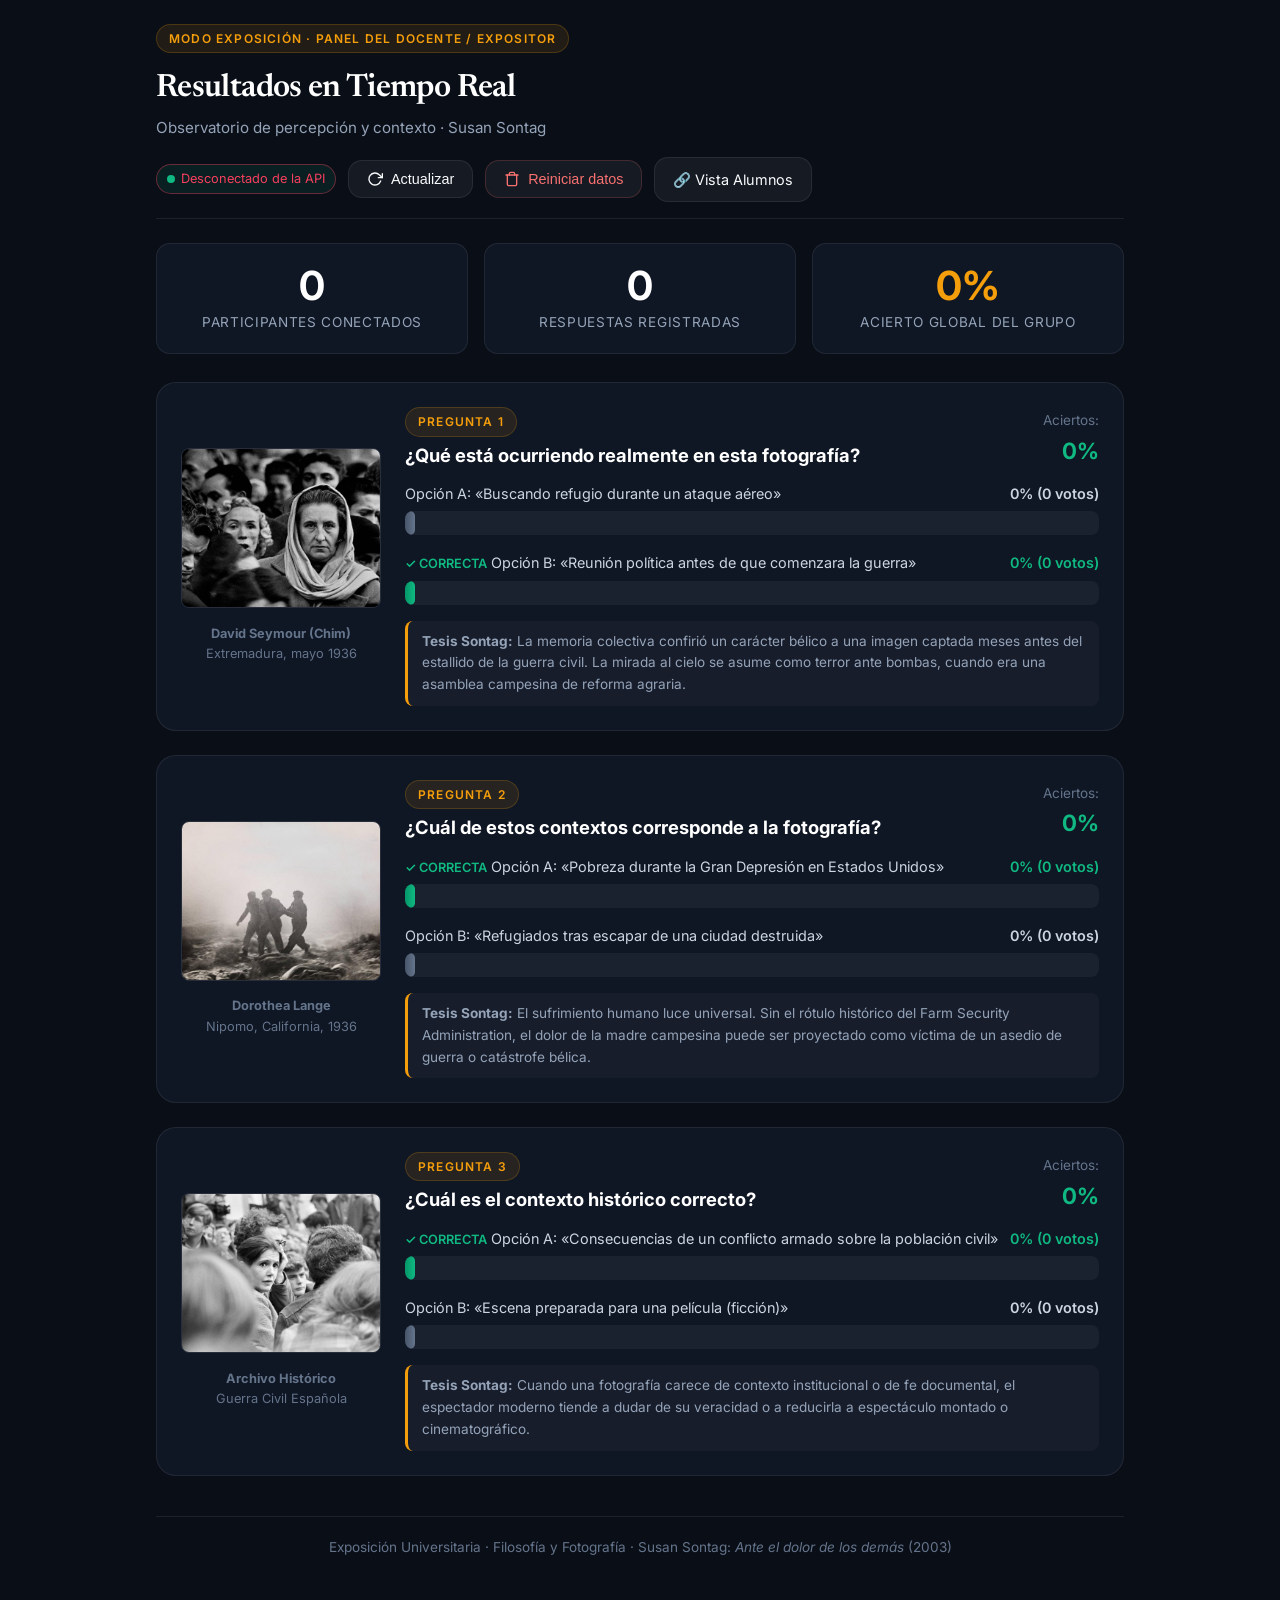
<file: admin.html>
<!DOCTYPE html>
<html lang="es">
<head>
  <meta charset="UTF-8">
  <meta name="viewport" content="width=device-width, initial-scale=1.0">
  <title>Panel del Expositor — ¿Imagen o contexto? (Susan Sontag)</title>
  <meta name="description" content="Pantalla de estadísticas en tiempo real para el expositor universitario sobre la actividad de Susan Sontag.">
  
  <link rel="preconnect" href="https://fonts.googleapis.com">
  <link rel="preconnect" href="https://fonts.gstatic.com" crossorigin>
  <link href="https://fonts.googleapis.com/css2?family=Inter:wght@400;500;600;700&family=Newsreader:ital,opsz,wght@0,6..72,500;0,6..72,600;1,6..72,400;1,6..72,600&display=swap" rel="stylesheet">
  
  <link rel="stylesheet" href="css/styles.css">
</head>
<body>

  <div class="admin-container">
    
    <!-- Encabezado del Expositor -->
    <header class="admin-header">
      <div>
        <div class="badge-academic">Modo Exposición · Panel del Docente / Expositor</div>
        <h1 class="app-title" style="font-size: 2rem; margin-bottom: 2px;">Resultados en Tiempo Real</h1>
        <p class="app-subtitle">Observatorio de percepción y contexto · Susan Sontag</p>
      </div>

      <div class="admin-controls">
        <div id="liveBadge" class="live-indicator">
          <span class="live-dot"></span>
          <span id="liveStatusText">En vivo (cada 3s)</span>
        </div>

        <button id="btnRefreshNow" class="btn-secondary" type="button" title="Consultar API ahora">
          <svg width="16" height="16" viewBox="0 0 24 24" fill="none" stroke="currentColor" stroke-width="2" stroke-linecap="round" stroke-linejoin="round">
            <polyline points="23 4 23 10 17 10"></polyline>
            <path d="M20.49 15a9 9 0 1 1-2.12-9.36L23 10"></path>
          </svg>
          Actualizar
        </button>

        <button id="btnResetSession" class="btn-secondary" type="button" style="color: #f87171; border-color: rgba(248, 113, 113, 0.2);" title="Borrar respuestas anteriores para iniciar la clase">
          <svg width="16" height="16" viewBox="0 0 24 24" fill="none" stroke="currentColor" stroke-width="2" stroke-linecap="round" stroke-linejoin="round">
            <polyline points="3 6 5 6 21 6"></polyline>
            <path d="M19 6v14a2 2 0 0 1-2 2H7a2 2 0 0 1-2-2V6m3 0V4a2 2 0 0 1 2-2h4a2 2 0 0 1 2 2v2"></path>
          </svg>
          Reiniciar datos
        </button>

        <a href="index.html" class="btn-secondary" target="_blank" title="Abrir la encuesta que ven los alumnos">
          🔗 Vista Alumnos
        </a>
      </div>
    </header>

    <!-- Resumen Superior de Métricas -->
    <section class="stats-summary-grid">
      <div class="stat-card">
        <div id="statTotalParticipants" class="stat-value">0</div>
        <div class="stat-label">Participantes Conectados</div>
      </div>
      <div class="stat-card">
        <div id="statTotalResponses" class="stat-value">0</div>
        <div class="stat-label">Respuestas Registradas</div>
      </div>
      <div class="stat-card">
        <div id="statGlobalAccuracy" class="stat-value" style="color: var(--accent-amber);">0%</div>
        <div class="stat-label">Acierto Global del Grupo</div>
      </div>
    </section>

    <!-- Lista de Preguntas con Gráficos de Distribución -->
    <main id="adminQuestionsList">
      
      <!-- Pregunta 1 -->
      <article class="admin-question-card" id="cardQ1">
        <div>
          <img src="images/photo1.jfif" alt="Fotografía 1" class="admin-photo-preview">
          <div style="font-size: 0.8rem; color: var(--text-muted); margin-top: 8px; text-align: center;">
            <strong>David Seymour (Chim)</strong><br>Extremadura, mayo 1936
          </div>
        </div>
        <div>
          <div style="display: flex; justify-content: space-between; align-items: flex-start; margin-bottom: 12px;">
            <div>
              <span class="badge-academic" style="margin-bottom: 4px;">Pregunta 1</span>
              <h3 style="font-size: 1.15rem; color: #ffffff;">¿Qué está ocurriendo realmente en esta fotografía?</h3>
            </div>
            <div style="text-align: right;">
              <span style="font-size: 0.85rem; color: var(--text-muted);">Aciertos:</span>
              <div id="pctCorrectQ1" style="font-size: 1.4rem; font-weight: 700; color: var(--accent-emerald);">0%</div>
            </div>
          </div>

          <!-- Barra Opción A -->
          <div class="chart-row">
            <div class="chart-header">
              <span>Opción A: «Buscando refugio durante un ataque aéreo»</span>
              <span id="labelQ1A" style="font-weight: 600;">0% (0 votos)</span>
            </div>
            <div class="chart-bar-bg">
              <div id="barQ1A" class="chart-bar-fill bar-incorrect" style="width: 0%;"></div>
            </div>
          </div>

          <!-- Barra Opción B (CORRECTA) -->
          <div class="chart-row">
            <div class="chart-header">
              <span>
                <span class="correct-badge">✓ CORRECTA</span>
                Opción B: «Reunión política antes de que comenzara la guerra»
              </span>
              <span id="labelQ1B" style="font-weight: 600; color: var(--accent-emerald);">0% (0 votos)</span>
            </div>
            <div class="chart-bar-bg">
              <div id="barQ1B" class="chart-bar-fill bar-correct" style="width: 0%;"></div>
            </div>
          </div>

          <div style="font-size: 0.85rem; color: var(--text-secondary); background: rgba(255,255,255,0.03); padding: 10px 14px; border-radius: var(--radius-sm); border-left: 3px solid var(--accent-amber);">
            <strong>Tesis Sontag:</strong> La memoria colectiva confirió un carácter bélico a una imagen captada meses antes del estallido de la guerra civil. La mirada al cielo se asume como terror ante bombas, cuando era una asamblea campesina de reforma agraria.
          </div>
        </div>
      </article>

      <!-- Pregunta 2 -->
      <article class="admin-question-card" id="cardQ2">
        <div>
          <img src="images/photo2.jfif" alt="Fotografía 2" class="admin-photo-preview">
          <div style="font-size: 0.8rem; color: var(--text-muted); margin-top: 8px; text-align: center;">
            <strong>Dorothea Lange</strong><br>Nipomo, California, 1936
          </div>
        </div>
        <div>
          <div style="display: flex; justify-content: space-between; align-items: flex-start; margin-bottom: 12px;">
            <div>
              <span class="badge-academic" style="margin-bottom: 4px;">Pregunta 2</span>
              <h3 style="font-size: 1.15rem; color: #ffffff;">¿Cuál de estos contextos corresponde a la fotografía?</h3>
            </div>
            <div style="text-align: right;">
              <span style="font-size: 0.85rem; color: var(--text-muted);">Aciertos:</span>
              <div id="pctCorrectQ2" style="font-size: 1.4rem; font-weight: 700; color: var(--accent-emerald);">0%</div>
            </div>
          </div>

          <!-- Barra Opción A (CORRECTA) -->
          <div class="chart-row">
            <div class="chart-header">
              <span>
                <span class="correct-badge">✓ CORRECTA</span>
                Opción A: «Pobreza durante la Gran Depresión en Estados Unidos»
              </span>
              <span id="labelQ2A" style="font-weight: 600; color: var(--accent-emerald);">0% (0 votos)</span>
            </div>
            <div class="chart-bar-bg">
              <div id="barQ2A" class="chart-bar-fill bar-correct" style="width: 0%;"></div>
            </div>
          </div>

          <!-- Barra Opción B -->
          <div class="chart-row">
            <div class="chart-header">
              <span>Opción B: «Refugiados tras escapar de una ciudad destruida»</span>
              <span id="labelQ2B" style="font-weight: 600;">0% (0 votos)</span>
            </div>
            <div class="chart-bar-bg">
              <div id="barQ2B" class="chart-bar-fill bar-incorrect" style="width: 0%;"></div>
            </div>
          </div>

          <div style="font-size: 0.85rem; color: var(--text-secondary); background: rgba(255,255,255,0.03); padding: 10px 14px; border-radius: var(--radius-sm); border-left: 3px solid var(--accent-amber);">
            <strong>Tesis Sontag:</strong> El sufrimiento humano luce universal. Sin el rótulo histórico del Farm Security Administration, el dolor de la madre campesina puede ser proyectado como víctima de un asedio de guerra o catástrofe bélica.
          </div>
        </div>
      </article>

      <!-- Pregunta 3 -->
      <article class="admin-question-card" id="cardQ3">
        <div>
          <img src="images/photo3.jfif" alt="Fotografía 3" class="admin-photo-preview">
          <div style="font-size: 0.8rem; color: var(--text-muted); margin-top: 8px; text-align: center;">
            <strong>Archivo Histórico</strong><br>Guerra Civil Española
          </div>
        </div>
        <div>
          <div style="display: flex; justify-content: space-between; align-items: flex-start; margin-bottom: 12px;">
            <div>
              <span class="badge-academic" style="margin-bottom: 4px;">Pregunta 3</span>
              <h3 style="font-size: 1.15rem; color: #ffffff;">¿Cuál es el contexto histórico correcto?</h3>
            </div>
            <div style="text-align: right;">
              <span style="font-size: 0.85rem; color: var(--text-muted);">Aciertos:</span>
              <div id="pctCorrectQ3" style="font-size: 1.4rem; font-weight: 700; color: var(--accent-emerald);">0%</div>
            </div>
          </div>

          <!-- Barra Opción A (CORRECTA) -->
          <div class="chart-row">
            <div class="chart-header">
              <span>
                <span class="correct-badge">✓ CORRECTA</span>
                Opción A: «Consecuencias de un conflicto armado sobre la población civil»
              </span>
              <span id="labelQ3A" style="font-weight: 600; color: var(--accent-emerald);">0% (0 votos)</span>
            </div>
            <div class="chart-bar-bg">
              <div id="barQ3A" class="chart-bar-fill bar-correct" style="width: 0%;"></div>
            </div>
          </div>

          <!-- Barra Opción B -->
          <div class="chart-row">
            <div class="chart-header">
              <span>Opción B: «Escena preparada para una película (ficción)»</span>
              <span id="labelQ3B" style="font-weight: 600;">0% (0 votos)</span>
            </div>
            <div class="chart-bar-bg">
              <div id="barQ3B" class="chart-bar-fill bar-incorrect" style="width: 0%;"></div>
            </div>
          </div>

          <div style="font-size: 0.85rem; color: var(--text-secondary); background: rgba(255,255,255,0.03); padding: 10px 14px; border-radius: var(--radius-sm); border-left: 3px solid var(--accent-amber);">
            <strong>Tesis Sontag:</strong> Cuando una fotografía carece de contexto institucional o de fe documental, el espectador moderno tiende a dudar de su veracidad o a reducirla a espectáculo montado o cinematográfico.
          </div>
        </div>
      </article>

    </main>

    <footer style="text-align: center; margin-top: 40px; color: var(--text-muted); font-size: 0.85rem; border-top: 1px solid var(--border-subtle); padding-top: 20px;">
      Exposición Universitaria · Filosofía y Fotografía · Susan Sontag: <em>Ante el dolor de los demás</em> (2003)
    </footer>

  </div>

  <script src="js/config.js"></script>
  <script src="js/admin.js"></script>
</body>
</html>
</file>
<file: css/styles.css>
/* ==========================================================================
   ¿IMAGEN O CONTEXTO? — Susan Sontag: Ante el dolor de los demás
   Diseño Web Universitario, Moderno y Editorial (Dark Mode)
   ========================================================================== */

:root {
  --bg-main: #0a0e17;
  --bg-surface: #111827;
  --bg-card: rgba(17, 24, 39, 0.85);
  --bg-card-hover: rgba(30, 41, 59, 0.7);
  --border-subtle: rgba(255, 255, 255, 0.08);
  --border-focus: rgba(245, 158, 11, 0.4);
  
  --text-primary: #f8fafc;
  --text-secondary: #94a3b8;
  --text-muted: #64748b;
  
  --accent-amber: #f59e0b;
  --accent-amber-glow: rgba(245, 158, 11, 0.2);
  --accent-blue: #3b82f6;
  --accent-emerald: #10b981;
  --accent-rose: #f43f5e;
  
  --font-sans: 'Inter', -apple-system, BlinkMacSystemFont, 'Segoe UI', Roboto, sans-serif;
  --font-serif: 'Newsreader', Georgia, 'Times New Roman', serif;
  
  --radius-sm: 8px;
  --radius-md: 14px;
  --radius-lg: 20px;
  --radius-full: 9999px;
  
  --shadow-card: 0 10px 30px -5px rgba(0, 0, 0, 0.5), 0 0 0 1px var(--border-subtle);
  --shadow-glow: 0 0 25px -5px var(--accent-amber-glow);
  --transition: all 0.25s cubic-bezier(0.16, 1, 0.3, 1);
}

*, *::before, *::after {
  box-sizing: border-box;
  margin: 0;
  padding: 0;
}

html, body {
  min-height: 100%;
  background-color: var(--bg-main);
  color: var(--text-primary);
  font-family: var(--font-sans);
  line-height: 1.6;
  -webkit-font-smoothing: antialiased;
  -moz-osx-font-smoothing: grayscale;
  overflow-x: hidden;
}

/* Fondo dinámico sutil */
body::before {
  content: '';
  position: fixed;
  top: 0;
  left: 0;
  width: 100vw;
  height: 100vh;
  background: 
    radial-gradient(circle at 15% 15%, rgba(245, 158, 11, 0.04) 0%, transparent 40%),
    radial-gradient(circle at 85% 85%, rgba(59, 130, 246, 0.04) 0%, transparent 40%);
  pointer-events: none;
  z-index: -1;
}

/* ==========================================================================
   LAYOUT GENERAL
   ========================================================================== */
.app-container {
  width: 100%;
  max-width: 820px;
  margin: 0 auto;
  padding: 20px 16px 40px;
  min-height: 100vh;
  display: flex;
  flex-direction: column;
}

/* Encabezado */
.app-header {
  text-align: center;
  margin-bottom: 24px;
  padding-bottom: 16px;
  border-bottom: 1px solid var(--border-subtle);
  position: relative;
}

.badge-academic {
  display: inline-flex;
  align-items: center;
  gap: 6px;
  font-size: 0.75rem;
  letter-spacing: 0.1em;
  text-transform: uppercase;
  color: var(--accent-amber);
  background: rgba(245, 158, 11, 0.1);
  padding: 4px 12px;
  border-radius: var(--radius-full);
  margin-bottom: 10px;
  font-weight: 600;
  border: 1px solid rgba(245, 158, 11, 0.2);
}

.app-title {
  font-family: var(--font-serif);
  font-size: 2.25rem;
  font-weight: 600;
  letter-spacing: -0.02em;
  color: #ffffff;
  margin-bottom: 4px;
}

.app-subtitle {
  font-size: 0.95rem;
  color: var(--text-secondary);
  font-weight: 400;
}

.user-badge {
  position: absolute;
  top: 0;
  right: 0;
  font-size: 0.75rem;
  color: var(--text-muted);
  font-family: monospace;
  background: rgba(255, 255, 255, 0.03);
  padding: 4px 8px;
  border-radius: var(--radius-sm);
  border: 1px solid var(--border-subtle);
}

/* ==========================================================================
   TARJETAS Y PANTALLAS
   ========================================================================== */
.screen {
  display: none;
  opacity: 0;
  transform: translateY(12px);
  transition: opacity 0.3s ease, transform 0.3s ease;
}

.screen.active {
  display: block;
  opacity: 1;
  transform: translateY(0);
}

.main-card {
  background: var(--bg-card);
  backdrop-filter: blur(16px);
  -webkit-backdrop-filter: blur(16px);
  border: 1px solid var(--border-subtle);
  border-radius: var(--radius-lg);
  padding: 24px;
  box-shadow: var(--shadow-card);
  position: relative;
}

/* ==========================================================================
   PANTALLA DE INICIO
   ========================================================================== */
.welcome-box {
  text-align: center;
  padding: 20px 8px;
}

.welcome-lead {
  font-family: var(--font-serif);
  font-size: 1.35rem;
  font-style: italic;
  color: #e2e8f0;
  margin-bottom: 20px;
  line-height: 1.5;
}

.welcome-instruction {
  background: rgba(255, 255, 255, 0.03);
  border: 1px dashed var(--border-subtle);
  border-radius: var(--radius-md);
  padding: 16px 20px;
  margin-bottom: 28px;
  font-size: 1.05rem;
  color: var(--text-primary);
  display: flex;
  align-items: center;
  justify-content: center;
  gap: 12px;
}

.icon-instruction {
  font-size: 1.4rem;
  color: var(--accent-amber);
}

.welcome-meta {
  display: flex;
  justify-content: center;
  gap: 24px;
  font-size: 0.85rem;
  color: var(--text-muted);
  margin-bottom: 30px;
}

.welcome-meta span {
  display: flex;
  align-items: center;
  gap: 6px;
}

/* ==========================================================================
   PANTALLA DE PREGUNTAS
   ========================================================================== */
.question-header {
  display: flex;
  justify-content: space-between;
  align-items: center;
  margin-bottom: 16px;
}

.progress-pill {
  font-size: 0.8rem;
  font-weight: 600;
  letter-spacing: 0.05em;
  text-transform: uppercase;
  color: var(--accent-amber);
  background: rgba(245, 158, 11, 0.12);
  padding: 4px 12px;
  border-radius: var(--radius-full);
}

.progress-track {
  flex-grow: 1;
  height: 4px;
  background: rgba(255, 255, 255, 0.06);
  border-radius: var(--radius-full);
  margin: 0 16px;
  overflow: hidden;
}

.progress-bar-fill {
  height: 100%;
  background: linear-gradient(90deg, var(--accent-amber), #fbbf24);
  width: 33.33%;
  transition: width 0.4s ease;
}

.question-instruction {
  font-size: 1.05rem;
  font-weight: 500;
  color: #f1f5f9;
  text-align: center;
  margin-bottom: 14px;
}

/* FOTOGRAFÍA (Aprox 60% de la tarjeta de pregunta) */
.photo-wrapper {
  width: 100%;
  background: #000000;
  border-radius: var(--radius-md);
  border: 1px solid rgba(255, 255, 255, 0.1);
  overflow: hidden;
  margin-bottom: 8px;
  position: relative;
  box-shadow: inset 0 0 20px rgba(0, 0, 0, 0.8);
  min-height: 280px;
  max-height: 420px;
  display: flex;
  align-items: center;
  justify-content: center;
}

.photo-element {
  width: 100%;
  height: 100%;
  max-height: 420px;
  object-fit: contain;
  display: block;
  transition: transform 0.3s ease;
}

.photo-source {
  font-size: 0.75rem;
  color: var(--text-muted);
  text-align: right;
  margin-bottom: 18px;
  font-style: italic;
}

.photo-source a {
  color: var(--text-muted);
  text-decoration: underline;
  text-decoration-color: rgba(255, 255, 255, 0.2);
}

.question-prompt {
  font-size: 1.15rem;
  font-weight: 600;
  color: #ffffff;
  margin-bottom: 16px;
  text-align: center;
}

/* BOTONES A Y B GRANDES */
.options-grid {
  display: grid;
  grid-template-columns: 1fr;
  gap: 14px;
  margin-top: 10px;
}

.btn-option {
  display: flex;
  align-items: flex-start;
  gap: 16px;
  background: rgba(30, 41, 59, 0.6);
  border: 2px solid var(--border-subtle);
  border-radius: var(--radius-md);
  padding: 16px 18px;
  color: var(--text-primary);
  font-family: var(--font-sans);
  font-size: 1rem;
  line-height: 1.45;
  text-align: left;
  cursor: pointer;
  transition: var(--transition);
  position: relative;
  overflow: hidden;
  -webkit-tap-highlight-color: transparent;
}

.btn-option:hover:not(:disabled) {
  background: rgba(30, 41, 59, 0.95);
  border-color: var(--accent-amber);
  transform: translateY(-2px);
  box-shadow: 0 6px 20px rgba(0, 0, 0, 0.3);
}

.btn-option:active:not(:disabled) {
  transform: translateY(1px);
}

.btn-option:disabled {
  opacity: 0.7;
  cursor: default;
}

.btn-option.selected {
  background: rgba(245, 158, 11, 0.15);
  border-color: var(--accent-amber);
  box-shadow: 0 0 15px rgba(245, 158, 11, 0.3);
}

.btn-letter {
  display: flex;
  align-items: center;
  justify-content: center;
  width: 40px;
  height: 40px;
  min-width: 40px;
  border-radius: var(--radius-sm);
  background: rgba(255, 255, 255, 0.08);
  font-size: 1.2rem;
  font-weight: 700;
  color: #ffffff;
  border: 1px solid rgba(255, 255, 255, 0.15);
  transition: var(--transition);
}

.btn-option:hover:not(:disabled) .btn-letter {
  background: var(--accent-amber);
  color: #000000;
  border-color: var(--accent-amber);
}

.btn-option.selected .btn-letter {
  background: var(--accent-amber);
  color: #000000;
}

.btn-text {
  flex-grow: 1;
  font-weight: 400;
  color: #f1f5f9;
}

/* ==========================================
   FEEDBACK DE REGISTRO (BREVE)
   ========================================== */
.toast-feedback {
  position: fixed;
  top: 24px;
  left: 50%;
  transform: translateX(-50%) translateY(-60px);
  background: #10b981;
  color: #ffffff;
  padding: 12px 24px;
  border-radius: var(--radius-full);
  font-weight: 600;
  font-size: 0.95rem;
  display: flex;
  align-items: center;
  gap: 8px;
  box-shadow: 0 10px 25px rgba(16, 185, 129, 0.4);
  z-index: 1000;
  opacity: 0;
  transition: all 0.3s cubic-bezier(0.16, 1, 0.3, 1);
  pointer-events: none;
}

.toast-feedback.show {
  transform: translateX(-50%) translateY(0);
  opacity: 1;
}

/* ==========================================================================
   PANTALLA FINAL: RESULTADOS Y REFLEXIÓN
   ========================================================================== */
.results-header {
  text-align: center;
  margin-bottom: 24px;
}

.results-badge {
  font-size: 0.85rem;
  font-weight: 700;
  text-transform: uppercase;
  letter-spacing: 0.1em;
  color: var(--accent-amber);
  margin-bottom: 6px;
}

.results-score {
  font-size: 2.2rem;
  font-weight: 700;
  color: #ffffff;
  margin-bottom: 4px;
}

.results-score span {
  color: var(--accent-amber);
}

.results-percentage {
  font-size: 0.95rem;
  color: var(--text-secondary);
}

/* Cuadro de comprobación Susan Sontag */
.thesis-container {
  background: linear-gradient(180deg, rgba(30, 41, 59, 0.7) 0%, rgba(15, 23, 42, 0.9) 100%);
  border: 1px solid rgba(245, 158, 11, 0.25);
  border-radius: var(--radius-md);
  padding: 24px;
  margin-bottom: 24px;
  position: relative;
}

.thesis-title {
  font-family: var(--font-serif);
  font-size: 1.6rem;
  color: #ffffff;
  margin-bottom: 12px;
  text-align: center;
}

.thesis-lead {
  font-size: 1.1rem;
  color: #e2e8f0;
  line-height: 1.55;
  text-align: center;
  margin-bottom: 20px;
}

/* Esquema Imagen -> Información -> Interpretación */
.triad-flow {
  display: flex;
  align-items: center;
  justify-content: center;
  gap: 8px;
  margin: 20px 0;
  padding: 14px 10px;
  background: rgba(0, 0, 0, 0.35);
  border-radius: var(--radius-sm);
  border: 1px solid var(--border-subtle);
  flex-wrap: wrap;
}

.triad-node {
  background: rgba(255, 255, 255, 0.05);
  border: 1px solid var(--border-subtle);
  padding: 8px 14px;
  border-radius: var(--radius-sm);
  font-weight: 600;
  font-size: 0.9rem;
  color: #ffffff;
  letter-spacing: 0.02em;
}

.triad-node.highlight {
  background: rgba(245, 158, 11, 0.15);
  border-color: var(--accent-amber);
  color: var(--accent-amber);
}

.triad-arrow {
  color: var(--text-muted);
  font-weight: bold;
}

.thesis-body {
  font-size: 0.98rem;
  color: #cbd5e1;
  line-height: 1.6;
  text-align: justify;
  margin-bottom: 16px;
}

.thesis-quote-callout {
  border-left: 3px solid var(--accent-amber);
  padding: 12px 16px;
  background: rgba(245, 158, 11, 0.05);
  border-radius: 0 var(--radius-sm) var(--radius-sm) 0;
  margin: 18px 0;
  font-family: var(--font-serif);
  font-size: 1.15rem;
  font-style: italic;
  color: #fef08a;
  line-height: 1.45;
}

/* Desglose de las 3 fotografías */
.review-section {
  margin-top: 24px;
}

.review-section-title {
  font-size: 1.1rem;
  font-weight: 600;
  color: #ffffff;
  margin-bottom: 14px;
  display: flex;
  align-items: center;
  gap: 8px;
}

.review-card {
  background: rgba(15, 23, 42, 0.6);
  border: 1px solid var(--border-subtle);
  border-radius: var(--radius-md);
  padding: 16px;
  margin-bottom: 14px;
  display: flex;
  gap: 16px;
  align-items: flex-start;
}

.review-thumb {
  width: 90px;
  height: 90px;
  min-width: 90px;
  border-radius: var(--radius-sm);
  object-fit: cover;
  border: 1px solid rgba(255, 255, 255, 0.1);
}

.review-content {
  flex-grow: 1;
}

.review-q-title {
  font-size: 0.95rem;
  font-weight: 600;
  color: #ffffff;
  margin-bottom: 4px;
}

.review-status {
  display: inline-block;
  font-size: 0.75rem;
  font-weight: 700;
  padding: 2px 8px;
  border-radius: var(--radius-sm);
  margin-bottom: 6px;
}

.review-status.correct {
  background: rgba(16, 185, 129, 0.15);
  color: var(--accent-emerald);
}

.review-status.incorrect {
  background: rgba(244, 63, 94, 0.15);
  color: var(--accent-rose);
}

.review-explanation {
  font-size: 0.85rem;
  color: #cbd5e1;
  line-height: 1.45;
}

/* Botón principal */
.btn-primary {
  display: inline-flex;
  align-items: center;
  justify-content: center;
  gap: 10px;
  width: 100%;
  background: linear-gradient(135deg, var(--accent-amber) 0%, #d97706 100%);
  color: #000000;
  font-size: 1.05rem;
  font-weight: 700;
  padding: 16px 24px;
  border: none;
  border-radius: var(--radius-md);
  cursor: pointer;
  transition: var(--transition);
  text-decoration: none;
  box-shadow: 0 4px 15px rgba(245, 158, 11, 0.25);
}

.btn-primary:hover {
  transform: translateY(-2px);
  box-shadow: 0 6px 20px rgba(245, 158, 11, 0.4);
}

.btn-primary:active {
  transform: translateY(0);
}

.btn-secondary {
  display: inline-flex;
  align-items: center;
  justify-content: center;
  gap: 8px;
  background: rgba(255, 255, 255, 0.05);
  border: 1px solid var(--border-subtle);
  color: var(--text-primary);
  padding: 10px 18px;
  border-radius: var(--radius-md);
  font-size: 0.9rem;
  cursor: pointer;
  transition: var(--transition);
  text-decoration: none;
}

.btn-secondary:hover {
  background: rgba(255, 255, 255, 0.1);
  border-color: rgba(255, 255, 255, 0.2);
}

/* ==========================================================================
   PANEL DE EXPOSITOR (/admin.html)
   ========================================================================== */
.admin-container {
  max-width: 1000px;
  margin: 0 auto;
  padding: 24px 16px 60px;
}

.admin-header {
  display: flex;
  justify-content: space-between;
  align-items: center;
  flex-wrap: wrap;
  gap: 16px;
  margin-bottom: 24px;
  padding-bottom: 16px;
  border-bottom: 1px solid var(--border-subtle);
}

.admin-controls {
  display: flex;
  align-items: center;
  gap: 12px;
}

.live-indicator {
  display: flex;
  align-items: center;
  gap: 6px;
  font-size: 0.8rem;
  color: var(--accent-emerald);
  background: rgba(16, 185, 129, 0.1);
  padding: 4px 10px;
  border-radius: var(--radius-full);
  border: 1px solid rgba(16, 185, 129, 0.2);
}

.live-dot {
  width: 8px;
  height: 8px;
  background: var(--accent-emerald);
  border-radius: 50%;
  animation: pulse 1.5s infinite;
}

@keyframes pulse {
  0% { transform: scale(0.9); opacity: 0.6; }
  50% { transform: scale(1.2); opacity: 1; }
  100% { transform: scale(0.9); opacity: 0.6; }
}

.stats-summary-grid {
  display: grid;
  grid-template-columns: repeat(auto-fit, minmax(200px, 1fr));
  gap: 16px;
  margin-bottom: 28px;
}

.stat-card {
  background: var(--bg-card);
  border: 1px solid var(--border-subtle);
  border-radius: var(--radius-md);
  padding: 20px;
  text-align: center;
}

.stat-value {
  font-size: 2.5rem;
  font-weight: 700;
  color: #ffffff;
  line-height: 1.1;
  margin-bottom: 4px;
}

.stat-label {
  font-size: 0.85rem;
  color: var(--text-secondary);
  text-transform: uppercase;
  letter-spacing: 0.05em;
}

/* Gráficos de barras por pregunta */
.admin-question-card {
  background: var(--bg-card);
  border: 1px solid var(--border-subtle);
  border-radius: var(--radius-lg);
  padding: 24px;
  margin-bottom: 24px;
  display: grid;
  grid-template-columns: 200px 1fr;
  gap: 24px;
  align-items: center;
}

@media (max-width: 768px) {
  .admin-question-card {
    grid-template-columns: 1fr;
  }
}

.admin-photo-preview {
  width: 100%;
  height: 160px;
  object-fit: cover;
  border-radius: var(--radius-sm);
  border: 1px solid rgba(255, 255, 255, 0.1);
}

.chart-row {
  margin-bottom: 16px;
}

.chart-header {
  display: flex;
  justify-content: space-between;
  font-size: 0.9rem;
  margin-bottom: 6px;
  color: #cbd5e1;
}

.chart-bar-bg {
  width: 100%;
  height: 24px;
  background: rgba(255, 255, 255, 0.05);
  border-radius: var(--radius-sm);
  overflow: hidden;
  position: relative;
}

.chart-bar-fill {
  height: 100%;
  border-radius: var(--radius-sm);
  transition: width 0.6s cubic-bezier(0.16, 1, 0.3, 1);
  display: flex;
  align-items: center;
  padding-left: 10px;
  font-size: 0.8rem;
  font-weight: 700;
  color: #ffffff;
}

.chart-bar-fill.bar-correct {
  background: linear-gradient(90deg, #059669, #10b981);
}

.chart-bar-fill.bar-incorrect {
  background: linear-gradient(90deg, #475569, #64748b);
}

.correct-badge {
  display: inline-flex;
  align-items: center;
  gap: 4px;
  color: var(--accent-emerald);
  font-weight: 600;
  font-size: 0.8rem;
}

/* ==========================================================================
   RESPONSIVE ADJUSTMENTS
   ========================================================================== */
@media (max-width: 640px) {
  .app-container {
    padding: 12px 10px 30px;
  }
  .app-title {
    font-size: 1.75rem;
  }
  .main-card {
    padding: 16px 14px;
  }
  .photo-wrapper {
    min-height: 220px;
    max-height: 320px;
  }
  .btn-option {
    padding: 14px 12px;
  }
  .btn-letter {
    width: 34px;
    height: 34px;
    min-width: 34px;
    font-size: 1rem;
  }
  .btn-text {
    font-size: 0.92rem;
  }
  .triad-flow {
    gap: 4px;
  }
  .triad-node {
    padding: 6px 10px;
    font-size: 0.8rem;
  }
}
</file>
